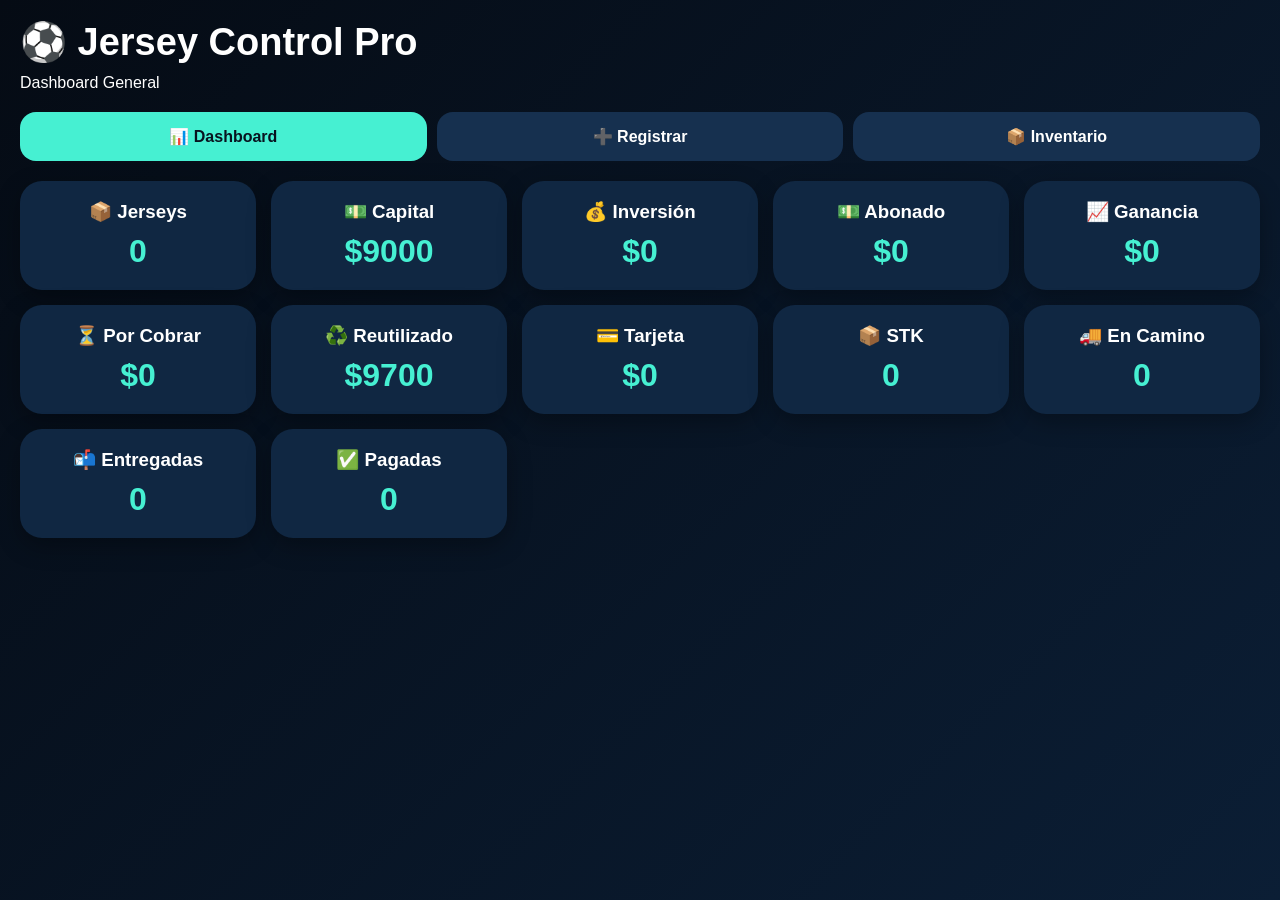
<file: index.html>
<!DOCTYPE html>
<html lang="es">
<head>
<meta charset="UTF-8">
<meta name="viewport" content="width=device-width, initial-scale=1.0">
<title>Dashboard - Jersey Control Pro</title>
<link rel="stylesheet" href="style.css">
</head>

<body>

<div class="container">

<h1>⚽ Jersey Control Pro</h1>
<p>Dashboard General</p>

<div class="menu">

<a href="index.html" class="activo">
📊 Dashboard
</a>

<a href="registrar.html">
➕ Registrar
</a>

<a href="inventario.html">
📦 Inventario
</a>

</div>

<div class="dashboard">

<div class="card stat">
<h3>📦 Jerseys</h3>
<span id="totalJerseys">0</span>
</div>

<div class="card stat" onclick="editarCapital()">
<h3>💵 Capital</h3>
<span id="capital">$9000</span>
</div>

<div class="card stat">
<h3>💰 Inversión</h3>
<span id="inv">$0</span>
</div>

<div class="card stat">
<h3>💵 Abonado</h3>
<span id="cobrado">$0</span>
</div>

<div class="card stat">
<h3>📈 Ganancia</h3>
<span id="gan">$0</span>
</div>

<div class="card stat">
<h3>⏳ Por Cobrar</h3>
<span id="pen">$0</span>
</div>

<div class="card stat" onclick="editarRetirado()">
<h3>♻️ Reutilizado</h3>
<span id="retirado">$9700</span>
</div>

<div class="card stat">
<h3>💳 Tarjeta</h3>
<span id="tarjeta">$0</span>
</div>

<div class="card stat">
<h3>📦 STK</h3>
<span id="stkTotal">0</span>
</div>

<div class="card stat">
<h3>🚚 En Camino</h3>
<span id="caminoTotal">0</span>
</div>

<div class="card stat">
<h3>📬 Entregadas</h3>
<span id="entregadasTotal">0</span>
</div>

<div class="card stat">
<h3>✅ Pagadas</h3>
<span id="pagadasTotal">0</span>
</div>

</div>

</div>

<script src="app.js"></script>

</body>
</html>
</file>
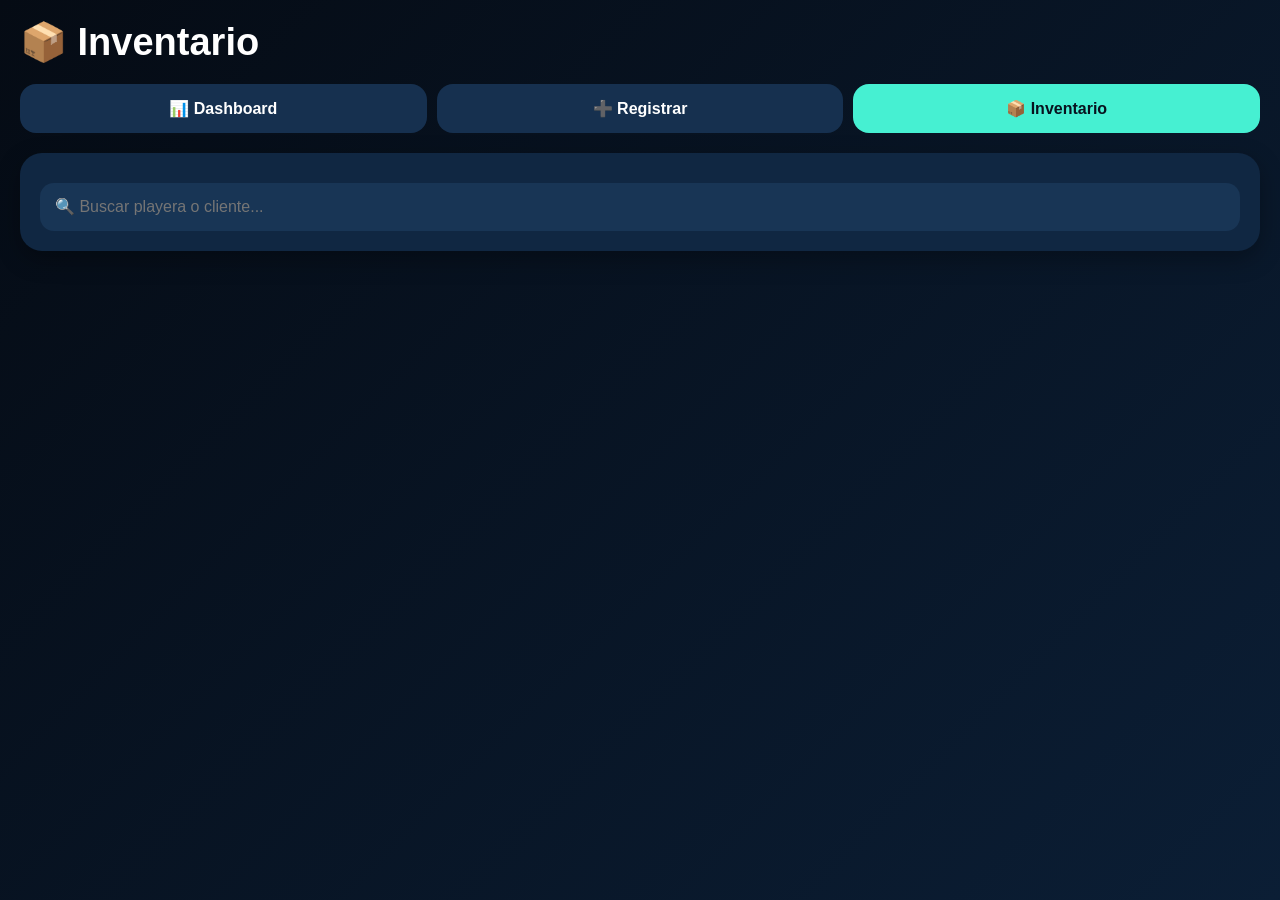
<file: inventario.html>
<!DOCTYPE html>
<html lang="es">
<head>
<meta charset="UTF-8">
<meta name="viewport" content="width=device-width, initial-scale=1.0">
<title>Inventario</title>
<link rel="stylesheet" href="style.css">
</head>

<body>

<div class="container">

<h1>📦 Inventario</h1>

<div class="menu">

<a href="index.html">
📊 Dashboard
</a>

<a href="registrar.html">
➕ Registrar
</a>

<a href="inventario.html" class="activo">
📦 Inventario
</a>

</div>

<div class="card">

<input
id="buscar"
placeholder="🔍 Buscar playera o cliente..."
>

</div>

<div id="contenedorInventario">

</div>

</div>

<script src="app.js"></script>

</body>
</html>
</file>
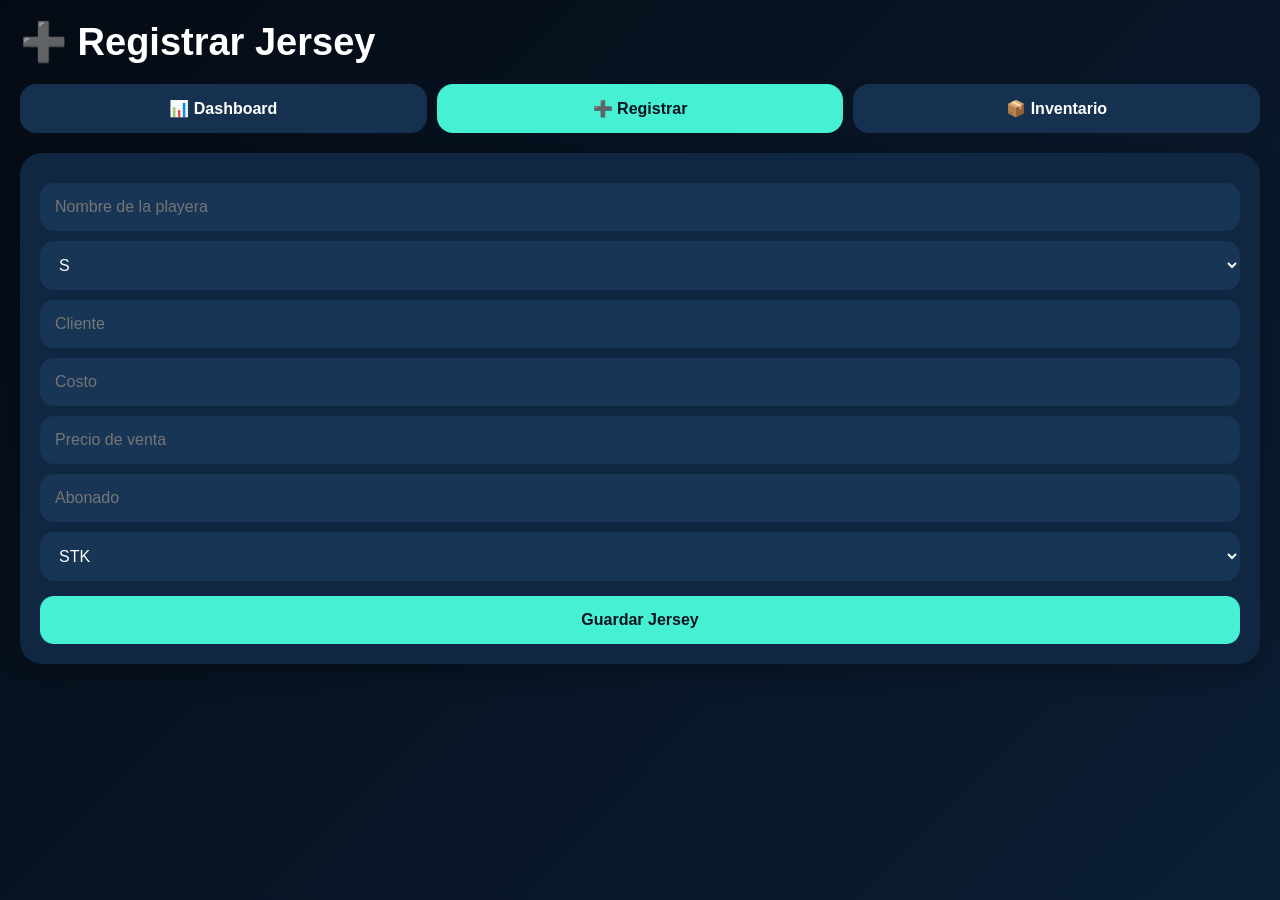
<file: registrar.html>
<!DOCTYPE html>
<html lang="es">
<head>
<meta charset="UTF-8">
<meta name="viewport" content="width=device-width, initial-scale=1.0">
<title>Registrar Jersey</title>
<link rel="stylesheet" href="style.css">
</head>

<body>

<div class="container">

<h1>➕ Registrar Jersey</h1>

<div class="menu">

<a href="index.html">
📊 Dashboard
</a>

<a href="registrar.html" class="activo">
➕ Registrar
</a>

<a href="inventario.html">
📦 Inventario
</a>

</div>

<div class="card">

<input id="playera" placeholder="Nombre de la playera">

<select id="talla">
<option>S</option>
<option>M</option>
<option>L</option>
<option>XL</option>
<option>2XL</option>
<option>3XL</option>
<option>4XL</option>
</select>

<input id="cliente" placeholder="Cliente">

<input id="costo" type="number" placeholder="Costo">

<input id="venta" type="number" placeholder="Precio de venta">

<input id="abonado" type="number" placeholder="Abonado">

<select id="estado">
<option>STK</option>
<option>EN CAMINO</option>
<option>ENTREGADA</option>
<option>PAGADA</option>
</select>

<button onclick="agregarRegistro()">
Guardar Jersey
</button>

</div>

</div>

<script src="app.js"></script>

</body>
</html>
</file>
<file: style.css>
*{
margin:0;
padding:0;
box-sizing:border-box;
font-family:'Segoe UI',sans-serif;
}

body{
background:linear-gradient(135deg,#050b14,#0b1e35);
color:white;
min-height:100vh;
padding:20px;
}

.container{
max-width:1400px;
margin:auto;
}

h1{
font-size:38px;
margin-bottom:10px;
}

.menu{
display:flex;
gap:10px;
margin:20px 0;
flex-wrap:wrap;
}

.menu a{
flex:1;
min-width:140px;
text-align:center;
padding:15px;
background:#16304f;
color:white;
text-decoration:none;
border-radius:16px;
font-weight:bold;
}

.menu .activo{
background:#46f0d2;
color:#08131f;
}

.dashboard{
display:grid;
grid-template-columns:repeat(auto-fit,minmax(220px,1fr));
gap:15px;
margin-bottom:20px;
}

.card{
background:#102742;
border-radius:22px;
padding:20px;
box-shadow:0 8px 25px rgba(0,0,0,.3);
}

.stat{
text-align:center;
}

.stat h3{
margin-bottom:10px;
}

.stat span{
font-size:32px;
font-weight:bold;
color:#46f0d2;
}

input,
select{
width:100%;
padding:15px;
margin-top:10px;
border:none;
border-radius:14px;
background:#183555;
color:white;
font-size:16px;
}

button{
width:100%;
padding:15px;
margin-top:15px;
border:none;
border-radius:14px;
background:#46f0d2;
color:#08131f;
font-size:16px;
font-weight:bold;
cursor:pointer;
}

button:hover{
opacity:.9;
}

.jersey-card{
background:#102742;
border-radius:22px;
padding:20px;
margin-top:15px;
border-left:6px solid #46f0d2;
}

.jersey-card h3{
margin-bottom:10px;
}

.jersey-card p{
margin:8px 0;
color:#cfd8e3;
}

.estado{
padding:8px;
border-radius:10px;
text-align:center;
font-weight:bold;
margin-top:10px;
}

.stk{
background:#1d7d4d;
}

.camino{
background:#9b6b00;
}

.entregada{
background:#0069a8;
}

.pagada{
background:#7d1d6a;
}

.acciones{
display:flex;
gap:10px;
margin-top:15px;
}

.acciones button{
margin:0;
}

@media(max-width:768px){

body{
padding:12px;
}

h1{
font-size:28px;
}

.stat span{
font-size:24px;
}

.menu{
flex-direction:column;
}

}
</file>
